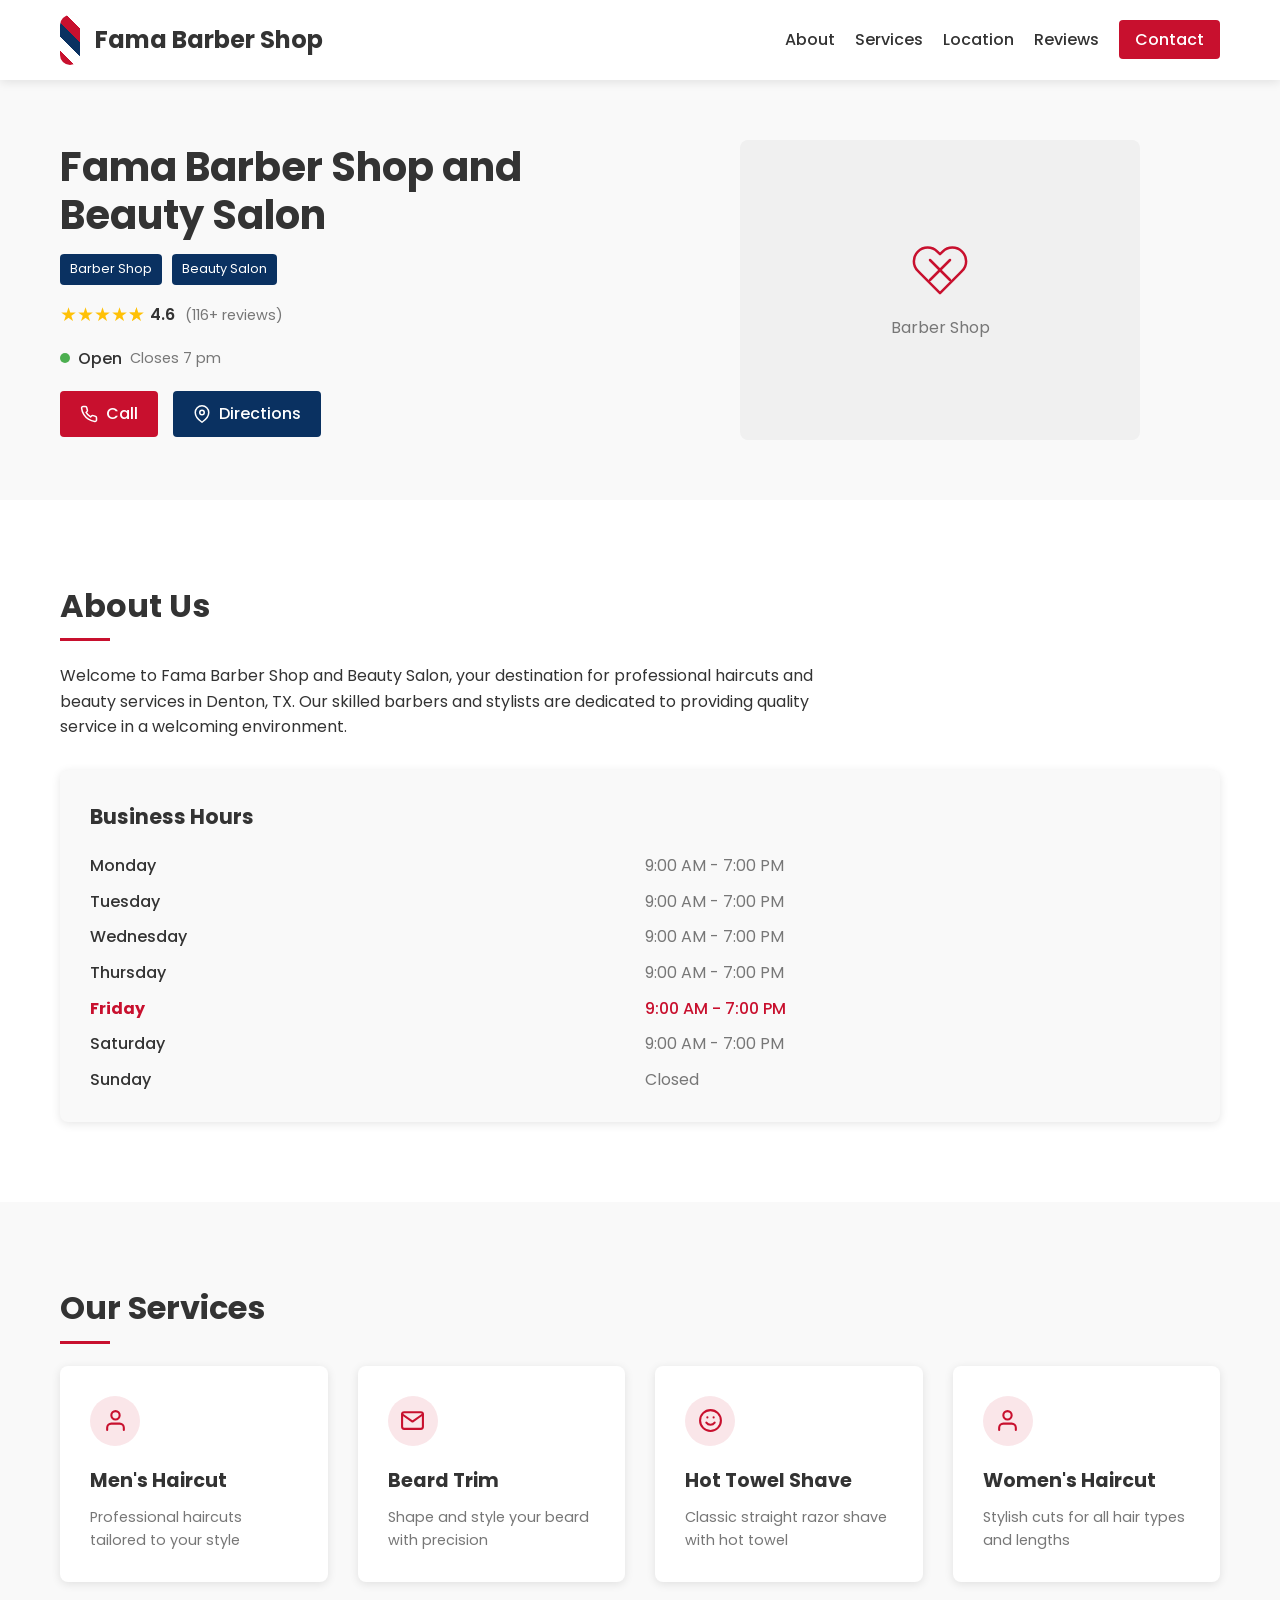
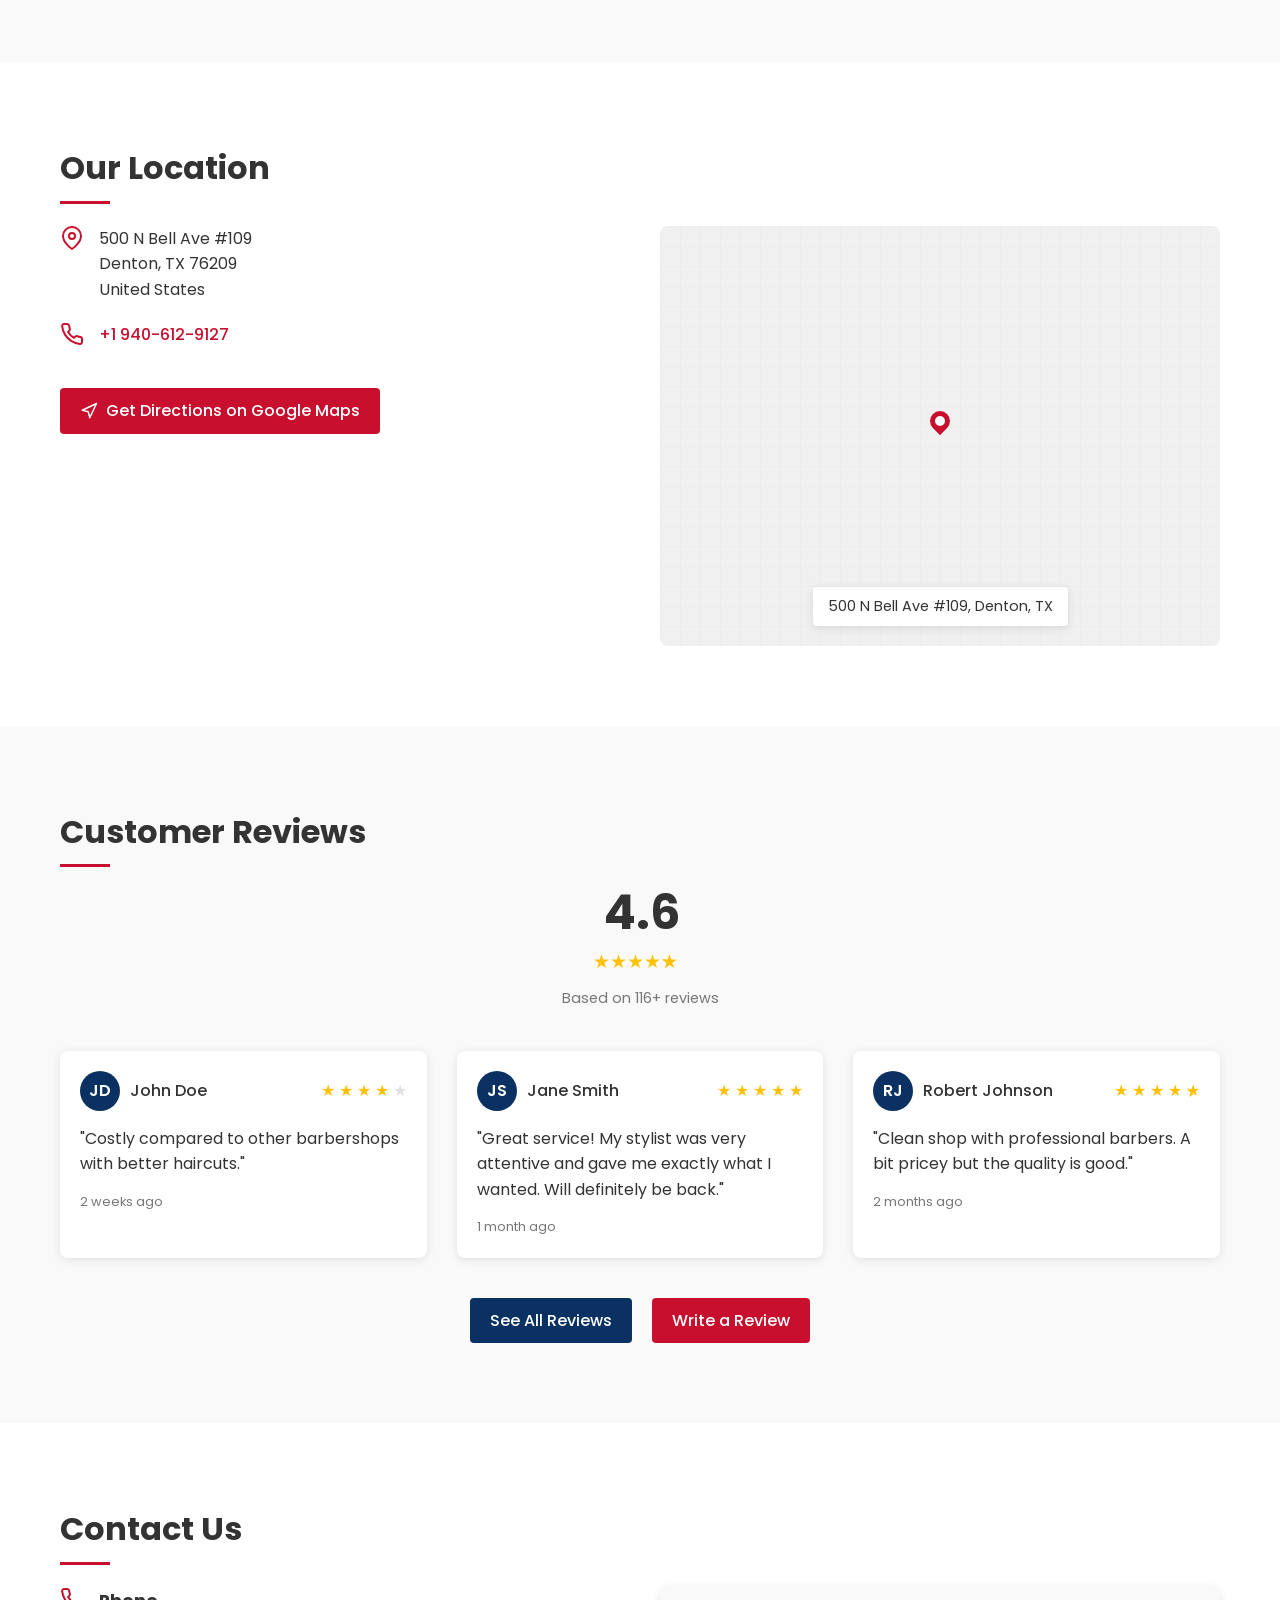
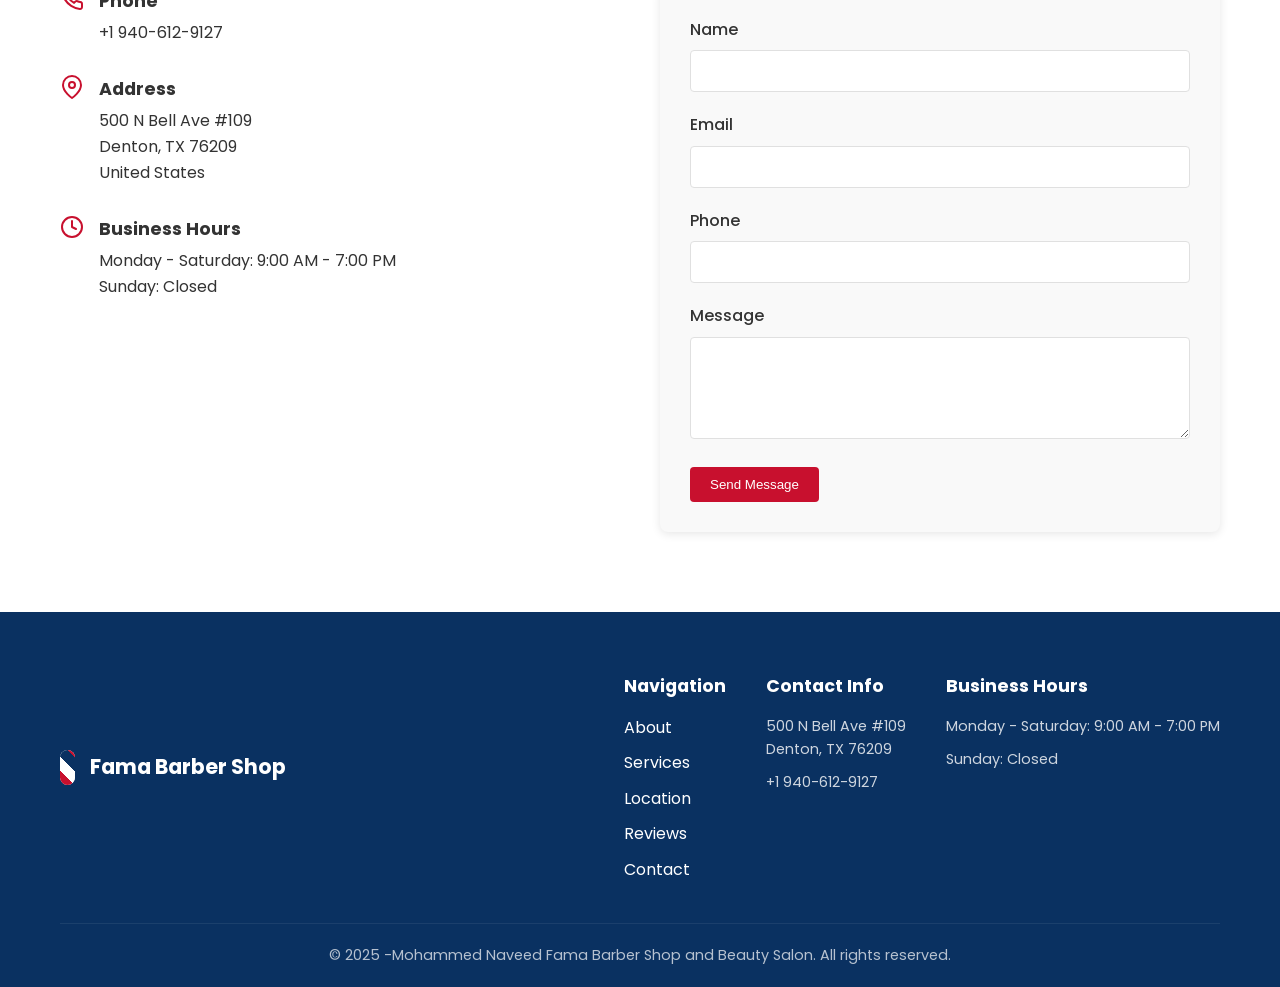
<file: index.html>
<!DOCTYPE html>
<html lang="en">
<head>
    <meta charset="UTF-8">
    <meta name="viewport" content="width=device-width, initial-scale=1.0">
    <title>Fama Barber Shop and Beauty Salon</title>
    <link rel="stylesheet" href="styles.css">
    <link rel="preconnect" href="https://fonts.googleapis.com">
    <link rel="preconnect" href="https://fonts.gstatic.com" crossorigin>
    <link href="https://fonts.googleapis.com/css2?family=Poppins:wght@300;400;500;600;700&display=swap" rel="stylesheet">
</head>
<body>
    <header>
        <div class="container">
            <div class="logo">
                <div class="barber-pole">
                    <div class="pole-stripes"></div>
                </div>
                <h1>Fama Barber Shop</h1>
            </div>
            <nav>
                <button class="menu-toggle" aria-label="Toggle menu">
                    <span></span>
                    <span></span>
                    <span></span>
                </button>
                <ul class="nav-menu">
                    <li><a href="#about">About</a></li>
                    <li><a href="#services">Services</a></li>
                    <li><a href="#location">Location</a></li>
                    <li><a href="#reviews">Reviews</a></li>
                    <li><a href="#contact" class="btn-contact">Contact</a></li>
                </ul>
            </nav>
        </div>
    </header>

    <main>
        <section class="hero">
            <div class="container">
                <div class="hero-content">
                    <h2>Fama Barber Shop and Beauty Salon</h2>
                    <div class="business-category">
                        <span class="tag">Barber Shop</span>
                        <span class="tag">Beauty Salon</span>
                    </div>
                    <div class="business-rating">
                        <div class="stars">
                            <span class="star">★</span>
                            <span class="star">★</span>
                            <span class="star">★</span>
                            <span class="star">★</span>
                            <span class="star half">★</span>
                            <span class="rating-number">4.6</span>
                        </div>
                        <span class="reviews-count">(116+ reviews)</span>
                    </div>
                    <div class="business-status">
                        <span class="status-indicator open"></span>
                        <span class="status-text">Open</span>
                        <span class="hours">Closes 7 pm</span>
                    </div>
                    <div class="cta-buttons">
                        <a href="tel:+19406129127" class="btn btn-primary">
                            <svg class="icon" viewBox="0 0 24 24" fill="none" stroke="currentColor" stroke-width="2" stroke-linecap="round" stroke-linejoin="round">
                                <path d="M22 16.92v3a2 2 0 0 1-2.18 2 19.79 19.79 0 0 1-8.63-3.07 19.5 19.5 0 0 1-6-6 19.79 19.79 0 0 1-3.07-8.67A2 2 0 0 1 4.11 2h3a2 2 0 0 1 2 1.72 12.84 12.84 0 0 0 .7 2.81 2 2 0 0 1-.45 2.11L8.09 9.91a16 16 0 0 0 6 6l1.27-1.27a2 2 0 0 1 2.11-.45 12.84 12.84 0 0 0 2.81.7A2 2 0 0 1 22 16.92z"></path>
                            </svg>
                            Call
                        </a>
                        <a href="#location" class="btn btn-secondary">
                            <svg class="icon" viewBox="0 0 24 24" fill="none" stroke="currentColor" stroke-width="2" stroke-linecap="round" stroke-linejoin="round">
                                <path d="M21 10c0 7-9 13-9 13s-9-6-9-13a9 9 0 0 1 18 0z"></path>
                                <circle cx="12" cy="10" r="3"></circle>
                            </svg>
                            Directions
                        </a>
                    </div>
                </div>
                <div class="hero-image">
                    <div class="image-placeholder">
                        <svg viewBox="0 0 24 24" fill="none" stroke="currentColor" stroke-width="1" stroke-linecap="round" stroke-linejoin="round">
                            <path d="M20.84 4.61a5.5 5.5 0 0 0-7.78 0L12 5.67l-1.06-1.06a5.5 5.5 0 0 0-7.78 7.78l1.06 1.06L12 21.23l7.78-7.78 1.06-1.06a5.5 5.5 0 0 0 0-7.78z"></path>
                            <path d="M16 8l-8 8"></path>
                            <path d="M8 8l8 8"></path>
                        </svg>
                        <span>Barber Shop</span>
                    </div>
                </div>
            </div>
        </section>

        <section id="about" class="about">
            <div class="container">
                <h2 class="section-title">About Us</h2>
                <p>Welcome to Fama Barber Shop and Beauty Salon, your destination for professional haircuts and beauty services in Denton, TX. Our skilled barbers and stylists are dedicated to providing quality service in a welcoming environment.</p>
                <div class="business-hours">
                    <h3>Business Hours</h3>
                    <div class="hours-grid">
                        <div class="day">Monday</div>
                        <div class="time">9:00 AM - 7:00 PM</div>
                        <div class="day">Tuesday</div>
                        <div class="time">9:00 AM - 7:00 PM</div>
                        <div class="day">Wednesday</div>
                        <div class="time">9:00 AM - 7:00 PM</div>
                        <div class="day">Thursday</div>
                        <div class="time">9:00 AM - 7:00 PM</div>
                        <div class="day">Friday</div>
                        <div class="time">9:00 AM - 7:00 PM</div>
                        <div class="day">Saturday</div>
                        <div class="time">9:00 AM - 7:00 PM</div>
                        <div class="day">Sunday</div>
                        <div class="time">Closed</div>
                    </div>
                </div>
            </div>
        </section>

        <section id="services" class="services">
            <div class="container">
                <h2 class="section-title">Our Services</h2>
                <div class="services-grid">
                    <div class="service-card">
                        <div class="service-icon">
                            <svg viewBox="0 0 24 24" fill="none" stroke="currentColor" stroke-width="2" stroke-linecap="round" stroke-linejoin="round">
                                <path d="M20 21v-2a4 4 0 0 0-4-4H8a4 4 0 0 0-4 4v2"></path>
                                <circle cx="12" cy="7" r="4"></circle>
                            </svg>
                        </div>
                        <h3>Men's Haircut</h3>
                        <p>Professional haircuts tailored to your style</p>
                    </div>
                    <div class="service-card">
                        <div class="service-icon">
                            <svg viewBox="0 0 24 24" fill="none" stroke="currentColor" stroke-width="2" stroke-linecap="round" stroke-linejoin="round">
                                <path d="M4 4h16c1.1 0 2 .9 2 2v12c0 1.1-.9 2-2 2H4c-1.1 0-2-.9-2-2V6c0-1.1.9-2 2-2z"></path>
                                <polyline points="22,6 12,13 2,6"></polyline>
                            </svg>
                        </div>
                        <h3>Beard Trim</h3>
                        <p>Shape and style your beard with precision</p>
                    </div>
                    <div class="service-card">
                        <div class="service-icon">
                            <svg viewBox="0 0 24 24" fill="none" stroke="currentColor" stroke-width="2" stroke-linecap="round" stroke-linejoin="round">
                                <circle cx="12" cy="12" r="10"></circle>
                                <path d="M8 14s1.5 2 4 2 4-2 4-2"></path>
                                <line x1="9" y1="9" x2="9.01" y2="9"></line>
                                <line x1="15" y1="9" x2="15.01" y2="9"></line>
                            </svg>
                        </div>
                        <h3>Hot Towel Shave</h3>
                        <p>Classic straight razor shave with hot towel</p>
                    </div>
                    <div class="service-card">
                        <div class="service-icon">
                            <svg viewBox="0 0 24 24" fill="none" stroke="currentColor" stroke-width="2" stroke-linecap="round" stroke-linejoin="round">
                                <path d="M20 21v-2a4 4 0 0 0-4-4H8a4 4 0 0 0-4 4v2"></path>
                                <circle cx="12" cy="7" r="4"></circle>
                            </svg>
                        </div>
                        <h3>Women's Haircut</h3>
                        <p>Stylish cuts for all hair types and lengths</p>
                    </div>
                </div>
            </div>
        </section>

        <section id="location" class="location">
            <div class="container">
                <h2 class="section-title">Our Location</h2>
                <div class="location-details">
                    <div class="address-details">
                        <div class="address">
                            <svg class="icon" viewBox="0 0 24 24" fill="none" stroke="currentColor" stroke-width="2" stroke-linecap="round" stroke-linejoin="round">
                                <path d="M21 10c0 7-9 13-9 13s-9-6-9-13a9 9 0 0 1 18 0z"></path>
                                <circle cx="12" cy="10" r="3"></circle>
                            </svg>
                            <p>500 N Bell Ave #109<br>Denton, TX 76209<br>United States</p>
                        </div>
                        <div class="phone">
                            <svg class="icon" viewBox="0 0 24 24" fill="none" stroke="currentColor" stroke-width="2" stroke-linecap="round" stroke-linejoin="round">
                                <path d="M22 16.92v3a2 2 0 0 1-2.18 2 19.79 19.79 0 0 1-8.63-3.07 19.5 19.5 0 0 1-6-6 19.79 19.79 0 0 1-3.07-8.67A2 2 0 0 1 4.11 2h3a2 2 0 0 1 2 1.72 12.84 12.84 0 0 0 .7 2.81 2 2 0 0 1-.45 2.11L8.09 9.91a16 16 0 0 0 6 6l1.27-1.27a2 2 0 0 1 2.11-.45 12.84 12.84 0 0 0 2.81.7A2 2 0 0 1 22 16.92z"></path>
                            </svg>
                            <p><a href="tel:+19406129127">+1 940-612-9127</a></p>
                        </div>
                        <a href="https://maps.google.com" target="_blank" class="btn btn-primary directions-btn">
                            <svg class="icon" viewBox="0 0 24 24" fill="none" stroke="currentColor" stroke-width="2" stroke-linecap="round" stroke-linejoin="round">
                                <polygon points="3 11 22 2 13 21 11 13 3 11"></polygon>
                            </svg>
                            Get Directions on Google Maps
                        </a>
                    </div>
                    <div class="map-container">
                        <div class="map-placeholder">
                            <div class="map-pin"></div>
                            <p>500 N Bell Ave #109, Denton, TX</p>
                        </div>
                    </div>
                </div>
            </div>
        </section>

        <section id="reviews" class="reviews">
            <div class="container">
                <h2 class="section-title">Customer Reviews</h2>
                <div class="reviews-summary">
                    <div class="rating-large">
                        <span class="rating-number">4.6</span>
                        <div class="stars">
                            <span class="star">★</span>
                            <span class="star">★</span>
                            <span class="star">★</span>
                            <span class="star">★</span>
                            <span class="star half">★</span>
                        </div>
                        <span class="reviews-count">Based on 116+ reviews</span>
                    </div>
                </div>
                <div class="reviews-list">
                    <div class="review-card">
                        <div class="review-header">
                            <div class="reviewer">
                                <div class="avatar">JD</div>
                                <div class="reviewer-name">John Doe</div>
                            </div>
                            <div class="review-rating">
                                <span class="star">★</span>
                                <span class="star">★</span>
                                <span class="star">★</span>
                                <span class="star">★</span>
                                <span class="star empty">★</span>
                            </div>
                        </div>
                        <div class="review-content">
                            <p>"Costly compared to other barbershops with better haircuts."</p>
                        </div>
                        <div class="review-date">2 weeks ago</div>
                    </div>
                    <div class="review-card">
                        <div class="review-header">
                            <div class="reviewer">
                                <div class="avatar">JS</div>
                                <div class="reviewer-name">Jane Smith</div>
                            </div>
                            <div class="review-rating">
                                <span class="star">★</span>
                                <span class="star">★</span>
                                <span class="star">★</span>
                                <span class="star">★</span>
                                <span class="star">★</span>
                            </div>
                        </div>
                        <div class="review-content">
                            <p>"Great service! My stylist was very attentive and gave me exactly what I wanted. Will definitely be back."</p>
                        </div>
                        <div class="review-date">1 month ago</div>
                    </div>
                    <div class="review-card">
                        <div class="review-header">
                            <div class="reviewer">
                                <div class="avatar">RJ</div>
                                <div class="reviewer-name">Robert Johnson</div>
                            </div>
                            <div class="review-rating">
                                <span class="star">★</span>
                                <span class="star">★</span>
                                <span class="star">★</span>
                                <span class="star">★</span>
                                <span class="star half">★</span>
                            </div>
                        </div>
                        <div class="review-content">
                            <p>"Clean shop with professional barbers. A bit pricey but the quality is good."</p>
                        </div>
                        <div class="review-date">2 months ago</div>
                    </div>
                </div>
                <div class="reviews-cta">
                    <a href="#" class="btn btn-secondary">See All Reviews</a>
                    <a href="#" class="btn btn-primary">Write a Review</a>
                </div>
            </div>
        </section>

        <section id="contact" class="contact">
            <div class="container">
                <h2 class="section-title">Contact Us</h2>
                <div class="contact-content">
                    <div class="contact-info">
                        <div class="contact-item">
                            <svg class="icon" viewBox="0 0 24 24" fill="none" stroke="currentColor" stroke-width="2" stroke-linecap="round" stroke-linejoin="round">
                                <path d="M22 16.92v3a2 2 0 0 1-2.18 2 19.79 19.79 0 0 1-8.63-3.07 19.5 19.5 0 0 1-6-6 19.79 19.79 0 0 1-3.07-8.67A2 2 0 0 1 4.11 2h3a2 2 0 0 1 2 1.72 12.84 12.84 0 0 0 .7 2.81 2 2 0 0 1-.45 2.11L8.09 9.91a16 16 0 0 0 6 6l1.27-1.27a2 2 0 0 1 2.11-.45 12.84 12.84 0 0 0 2.81.7A2 2 0 0 1 22 16.92z"></path>
                            </svg>
                            <div>
                                <h3>Phone</h3>
                                <p><a href="tel:+19406129127">+1 940-612-9127</a></p>
                            </div>
                        </div>
                        <div class="contact-item">
                            <svg class="icon" viewBox="0 0 24 24" fill="none" stroke="currentColor" stroke-width="2" stroke-linecap="round" stroke-linejoin="round">
                                <path d="M21 10c0 7-9 13-9 13s-9-6-9-13a9 9 0 0 1 18 0z"></path>
                                <circle cx="12" cy="10" r="3"></circle>
                            </svg>
                            <div>
                                <h3>Address</h3>
                                <p>500 N Bell Ave #109<br>Denton, TX 76209<br>United States</p>
                            </div>
                        </div>
                        <div class="contact-item">
                            <svg class="icon" viewBox="0 0 24 24" fill="none" stroke="currentColor" stroke-width="2" stroke-linecap="round" stroke-linejoin="round">
                                <circle cx="12" cy="12" r="10"></circle>
                                <polyline points="12 6 12 12 16 14"></polyline>
                            </svg>
                            <div>
                                <h3>Business Hours</h3>
                                <p>Monday - Saturday: 9:00 AM - 7:00 PM<br>Sunday: Closed</p>
                            </div>
                        </div>
                    </div>
                    <div class="contact-form-container">
                        <form id="contactForm" class="contact-form">
                            <div class="form-group">
                                <label for="name">Name</label>
                                <input type="text" id="name" name="name" required>
                            </div>
                            <div class="form-group">
                                <label for="email">Email</label>
                                <input type="email" id="email" name="email" required>
                            </div>
                            <div class="form-group">
                                <label for="phone">Phone</label>
                                <input type="tel" id="phone" name="phone">
                            </div>
                            <div class="form-group">
                                <label for="message">Message</label>
                                <textarea id="message" name="message" rows="4" required></textarea>
                            </div>
                            <button type="submit" class="btn btn-primary">Send Message</button>
                        </form>
                    </div>
                </div>
            </div>
        </section>
    </main>

    <footer>
        <div class="container">
            <div class="footer-content">
                <div class="footer-logo">
                    <div class="barber-pole small">
                        <div class="pole-stripes"></div>
                    </div>
                    <h3>Fama Barber Shop</h3>
                </div>
                <div class="footer-links">
                    <div class="footer-nav">
                        <h4>Navigation</h4>
                        <ul>
                            <li><a href="#about">About</a></li>
                            <li><a href="#services">Services</a></li>
                            <li><a href="#location">Location</a></li>
                            <li><a href="#reviews">Reviews</a></li>
                            <li><a href="#contact">Contact</a></li>
                        </ul>
                    </div>
                    <div class="footer-contact">
                        <h4>Contact Info</h4>
                        <p>500 N Bell Ave #109<br>Denton, TX 76209</p>
                        <p><a href="tel:+19406129127">+1 940-612-9127</a></p>
                    </div>
                    <div class="footer-hours">
                        <h4>Business Hours</h4>
                        <p>Monday - Saturday: 9:00 AM - 7:00 PM</p>
                        <p>Sunday: Closed</p>
                    </div>
                </div>
            </div>
            <div class="footer-bottom">
                <p>&copy; 2025 -Mohammed Naveed Fama Barber Shop and Beauty Salon. All rights reserved.</p>
            </div>
        </div>
    </footer>

    <script src="script.js"></script>
</body>
</html>
</file>
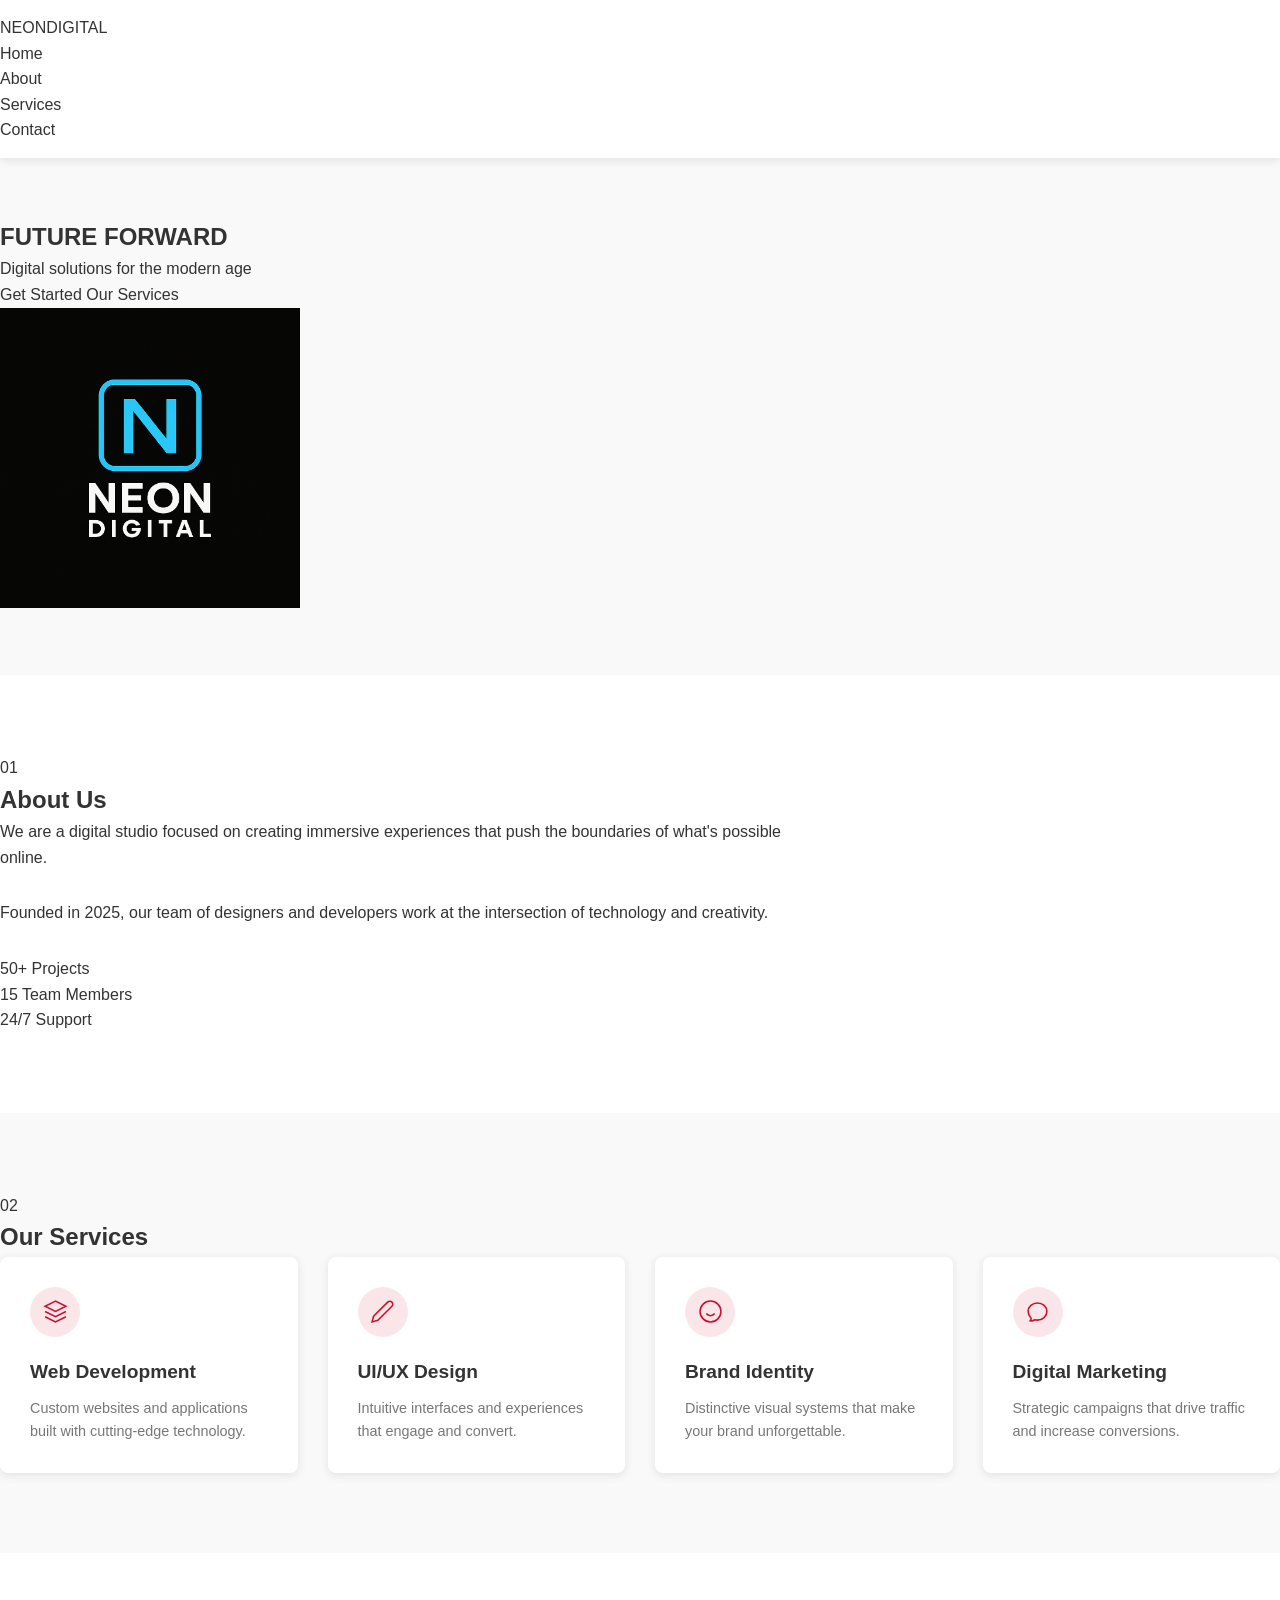
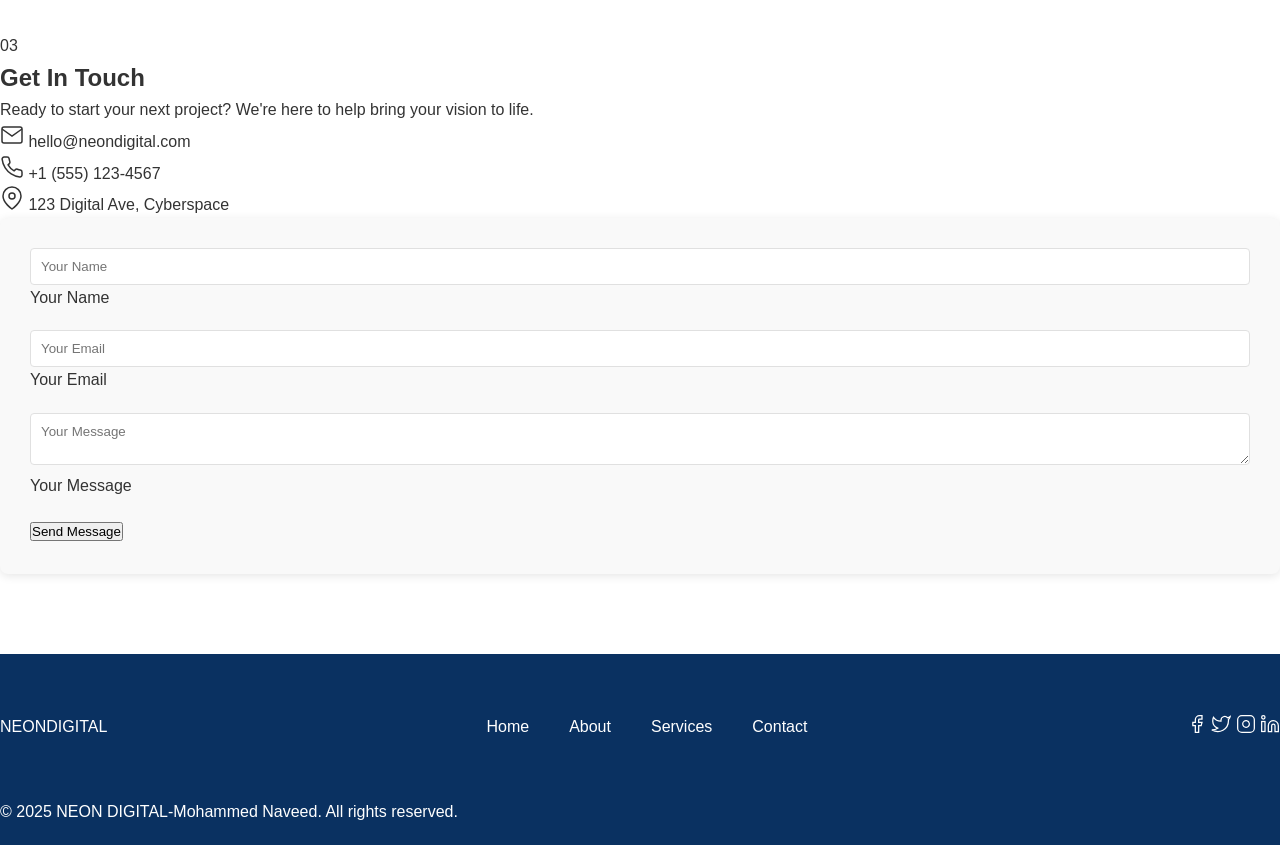
<file: index old.html>
<!DOCTYPE html>
<html lang="en">
<head>
    <meta charset="UTF-8">
    <meta name="viewport" content="width=device-width, initial-scale=1.0">
    <title>Neon Digital-Mohammed Naveed</title>
    <link rel="stylesheet" href="styles.css">
    <link rel="preconnect" href="https://fonts.googleapis.com">
    <link rel="preconnect" href="https://fonts.gstatic.com" crossorigin>
    <link href="https://fonts.googleapis.com/css2?family=Rajdhani:wght@300;400;500;600;700&family=Space+Mono:wght@400;700&display=swap" rel="stylesheet">
</head>
<body>
    <div class="noise"></div>
    
    <header>
        <div class="logo">NEON<span class="accent">DIGITAL</span></div>
        <nav>
            <ul class="nav-links">
                <li><a href="#home" class="nav-link active">Home</a></li>
                <li><a href="#about" class="nav-link">About</a></li>
                <li><a href="#services" class="nav-link">Services</a></li>
                <li><a href="#contact" class="nav-link">Contact</a></li>
            </ul>
            <div class="menu-toggle">
                <div class="bar"></div>
                <div class="bar"></div>
                <div class="bar"></div>
            </div>
        </nav>
    </header>

    <main>
        <section id="home" class="hero">
            <div class="hero-content">
                <h1>FUTURE <span class="accent">FORWARD</span></h1>
                <p class="subtitle">Digital solutions for the modern age</p>
                <div class="cta-container">
                    <a href="#contact" class="cta-button">Get Started</a>
                    <a href="#services" class="cta-button outline">Our Services</a>
                </div>
            </div>
            <div class="hero-visual">
                <div class="circle"></div>
                <div class="grid"></div>
<link rel="icon" type="image/x-icon" href="BCO.595773de-ddb2-4721-8540-22479e5d4c9a.png">
                <img src="BCO.595773de-ddb2-4721-8540-22479e5d4c9a.png" height=300px width=300px>

            </div>
        </section>

        <section id="about" class="about">
            <div class="section-header">
                <span class="section-tag">01</span>
                <h2>About <span class="accent">Us</span></h2>
            </div>
            <div class="about-content">
                <div class="about-text">
                    <p>We are a digital studio focused on creating immersive experiences that push the boundaries of what's possible online.</p>
                    <p>Founded in 2025, our team of designers and developers work at the intersection of technology and creativity.</p>
                    <div class="stats">
                        <div class="stat">
                            <span class="stat-number">50+</span>
                            <span class="stat-label">Projects</span>
                        </div>
                        <div class="stat">
                            <span class="stat-number">15</span>
                            <span class="stat-label">Team Members</span>
                        </div>
                        <div class="stat">
                            <span class="stat-number">24/7</span>
                            <span class="stat-label">Support</span>
                        </div>
                    </div>
                </div>
                <div class="about-visual">
                    <div class="glow-box"></div>
                </div>
            </div>
        </section>

        <section id="services" class="services">
            <div class="section-header">
                <span class="section-tag">02</span>
                <h2>Our <span class="accent">Services</span></h2>
            </div>
            <div class="services-grid">
                <div class="service-card">
                    <div class="service-icon">
                        <svg viewBox="0 0 24 24" width="40" height="40" stroke="currentColor" stroke-width="1.5" fill="none">
                            <path d="M12 2L2 7l10 5 10-5-10-5zM2 17l10 5 10-5M2 12l10 5 10-5"></path>
                        </svg>
                    </div>
                    <h3>Web Development</h3>
                    <p>Custom websites and applications built with cutting-edge technology.</p>
                </div>
                <div class="service-card">
                    <div class="service-icon">
                        <svg viewBox="0 0 24 24" width="40" height="40" stroke="currentColor" stroke-width="1.5" fill="none">
                            <path d="M17 3a2.828 2.828 0 1 1 4 4L7.5 20.5 2 22l1.5-5.5L17 3z"></path>
                        </svg>
                    </div>
                    <h3>UI/UX Design</h3>
                    <p>Intuitive interfaces and experiences that engage and convert.</p>
                </div>
                <div class="service-card">
                    <div class="service-icon">
                        <svg viewBox="0 0 24 24" width="40" height="40" stroke="currentColor" stroke-width="1.5" fill="none">
                            <circle cx="12" cy="12" r="10"></circle>
                            <path d="M8 14s1.5 2 4 2 4-2 4-2"></path>
                            <line x1="9" y1="9" x2="9.01" y2="9"></line>
                            <line x1="15" y1="9" x2="15.01" y2="9"></line>
                        </svg>
                    </div>
                    <h3>Brand Identity</h3>
                    <p>Distinctive visual systems that make your brand unforgettable.</p>
                </div>
                <div class="service-card">
                    <div class="service-icon">
                        <svg viewBox="0 0 24 24" width="40" height="40" stroke="currentColor" stroke-width="1.5" fill="none">
                            <path d="M12 20.25c4.97 0 9-3.694 9-8.25s-4.03-8.25-9-8.25S3 7.444 3 12c0 2.104.859 4.023 2.273 5.48.432.447.74 1.04.586 1.641a4.483 4.483 0 01-.923 1.785A5.969 5.969 0 006 21c1.282 0 2.47-.402 3.445-1.087.81.22 1.668.337 2.555.337z"></path>
                        </svg>
                    </div>
                    <h3>Digital Marketing</h3>
                    <p>Strategic campaigns that drive traffic and increase conversions.</p>
                </div>
            </div>
        </section>

        <section id="contact" class="contact">
            <div class="section-header">
                <span class="section-tag">03</span>
                <h2>Get In <span class="accent">Touch</span></h2>
            </div>
            <div class="contact-container">
                <div class="contact-info">
                    <p>Ready to start your next project? We're here to help bring your vision to life.</p>
                    <div class="contact-methods">
                        <div class="contact-method">
                            <svg viewBox="0 0 24 24" width="24" height="24" stroke="currentColor" stroke-width="1.5" fill="none">
                                <path d="M4 4h16c1.1 0 2 .9 2 2v12c0 1.1-.9 2-2 2H4c-1.1 0-2-.9-2-2V6c0-1.1.9-2 2-2z"></path>
                                <polyline points="22,6 12,13 2,6"></polyline>
                            </svg>
                            <span>hello@neondigital.com</span>
                        </div>
                        <div class="contact-method">
                            <svg viewBox="0 0 24 24" width="24" height="24" stroke="currentColor" stroke-width="1.5" fill="none">
                                <path d="M22 16.92v3a2 2 0 0 1-2.18 2 19.79 19.79 0 0 1-8.63-3.07 19.5 19.5 0 0 1-6-6 19.79 19.79 0 0 1-3.07-8.67A2 2 0 0 1 4.11 2h3a2 2 0 0 1 2 1.72 12.84 12.84 0 0 0 .7 2.81 2 2 0 0 1-.45 2.11L8.09 9.91a16 16 0 0 0 6 6l1.27-1.27a2 2 0 0 1 2.11-.45 12.84 12.84 0 0 0 2.81.7A2 2 0 0 1 22 16.92z"></path>
                            </svg>
                            <span>+1 (555) 123-4567</span>
                        </div>
                        <div class="contact-method">
                            <svg viewBox="0 0 24 24" width="24" height="24" stroke="currentColor" stroke-width="1.5" fill="none">
                                <path d="M21 10c0 7-9 13-9 13s-9-6-9-13a9 9 0 0 1 18 0z"></path>
                                <circle cx="12" cy="10" r="3"></circle>
                            </svg>
                            <span>123 Digital Ave, Cyberspace</span>
                        </div>
                    </div>
                </div>
                <form class="contact-form">
                    <div class="form-group">
                        <input type="text" id="name" placeholder="Your Name" required>
                        <label for="name">Your Name</label>
                    </div>
                    <div class="form-group">
                        <input type="email" id="email" placeholder="Your Email" required>
                        <label for="email">Your Email</label>
                    </div>
                    <div class="form-group">
                        <textarea id="message" placeholder="Your Message" required></textarea>
                        <label for="message">Your Message</label>
                    </div>
                    <button type="submit" class="submit-button">Send Message</button>
                </form>
            </div>
        </section>
    </main>

    <footer>
        <div class="footer-content">
            <div class="footer-logo">NEON<span class="accent">DIGITAL</span></div>
            <div class="footer-links">
                <a href="#home">Home</a>
                <a href="#about">About</a>
                <a href="#services">Services</a>
                <a href="#contact">Contact</a>
            </div>
            <div class="social-links">
                <a href="#" class="social-link">
                    <svg viewBox="0 0 24 24" width="20" height="20" stroke="currentColor" stroke-width="1.5" fill="none">
                        <path d="M18 2h-3a5 5 0 0 0-5 5v3H7v4h3v8h4v-8h3l1-4h-4V7a1 1 0 0 1 1-1h3z"></path>
                    </svg>
                </a>
                <a href="#" class="social-link">
                    <svg viewBox="0 0 24 24" width="20" height="20" stroke="currentColor" stroke-width="1.5" fill="none">
                        <path d="M23 3a10.9 10.9 0 0 1-3.14 1.53 4.48 4.48 0 0 0-7.86 3v1A10.66 10.66 0 0 1 3 4s-4 9 5 13a11.64 11.64 0 0 1-7 2c9 5 20 0 20-11.5a4.5 4.5 0 0 0-.08-.83A7.72 7.72 0 0 0 23 3z"></path>
                    </svg>
                </a>
                <a href="#" class="social-link">
                    <svg viewBox="0 0 24 24" width="20" height="20" stroke="currentColor" stroke-width="1.5" fill="none">
                        <rect x="2" y="2" width="20" height="20" rx="5" ry="5"></rect>
                        <path d="M16 11.37A4 4 0 1 1 12.63 8 4 4 0 0 1 16 11.37z"></path>
                        <line x1="17.5" y1="6.5" x2="17.51" y2="6.5"></line>
                    </svg>
                </a>
                <a href="#" class="social-link">
                    <svg viewBox="0 0 24 24" width="20" height="20" stroke="currentColor" stroke-width="1.5" fill="none">
                        <path d="M16 8a6 6 0 0 1 6 6v7h-4v-7a2 2 0 0 0-2-2 2 2 0 0 0-2 2v7h-4v-7a6 6 0 0 1 6-6z"></path>
                        <rect x="2" y="9" width="4" height="12"></rect>
                        <circle cx="4" cy="4" r="2"></circle>
                    </svg>
                </a>
            </div>
        </div>
        <div class="copyright">
            <p>&copy; 2025 NEON DIGITAL-Mohammed Naveed. All rights reserved.</p>
        </div>
    </footer>

    <script src="script.js"></script>
</body>
</html>
</file>
<file: styles.css>
/* Base Styles */
:root {
    --primary-color: #c8102e;
    --secondary-color: #0a3161;
    --accent-color: #f5f5f5;
    --text-color: #333;
    --light-text: #777;
    --background-color: #fff;
    --card-bg: #f9f9f9;
    --border-color: #e0e0e0;
    --success-color: #4caf50;
    --shadow: 0 2px 10px rgba(0, 0, 0, 0.1);
    --transition: all 0.3s ease;
}

* {
    margin: 0;
    padding: 0;
    box-sizing: border-box;
}

html {
    scroll-behavior: smooth;
}

body {
    font-family: 'Poppins', sans-serif;
    line-height: 1.6;
    color: var(--text-color);
    background-color: var(--background-color);
}

.container {
    width: 100%;
    max-width: 1200px;
    margin: 0 auto;
    padding: 0 20px;
}

a {
    text-decoration: none;
    color: inherit;
    transition: var(--transition);
}

ul {
    list-style: none;
}

img {
    max-width: 100%;
    height: auto;
}

.section-title {
    font-size: 2rem;
    margin-bottom: 2rem;
    position: relative;
    display: inline-block;
}

.section-title::after {
    content: '';
    position: absolute;
    bottom: -10px;
    left: 0;
    width: 50px;
    height: 3px;
    background-color: var(--primary-color);
}

/* Buttons */
.btn {
    display: inline-flex;
    align-items: center;
    justify-content: center;
    padding: 10px 20px;
    border-radius: 4px;
    font-weight: 500;
    cursor: pointer;
    transition: var(--transition);
    text-align: center;
    border: none;
}

.btn .icon {
    width: 18px;
    height: 18px;
    margin-right: 8px;
}

.btn-primary {
    background-color: var(--primary-color);
    color: white;
}

.btn-primary:hover {
    background-color: #a50d25;
    transform: translateY(-2px);
}

.btn-secondary {
    background-color: var(--secondary-color);
    color: white;
}

.btn-secondary:hover {
    background-color: #072548;
    transform: translateY(-2px);
}

.btn-contact {
    background-color: var(--primary-color);
    color: white;
    padding: 8px 16px;
    border-radius: 4px;
}

.btn-contact:hover {
    background-color: #a50d25;
}

/* Header */
header {
    background-color: var(--background-color);
    box-shadow: var(--shadow);
    position: sticky;
    top: 0;
    z-index: 100;
    padding: 15px 0;
}

header .container {
    display: flex;
    justify-content: space-between;
    align-items: center;
}

.logo {
    display: flex;
    align-items: center;
}

.barber-pole {
    width: 20px;
    height: 50px;
    background-color: #f5f5f5;
    border-radius: 10px;
    overflow: hidden;
    position: relative;
    margin-right: 15px;
}

.barber-pole.small {
    width: 15px;
    height: 35px;
}

.pole-stripes {
    position: absolute;
    top: 0;
    left: 0;
    width: 200%;
    height: 100%;
    background: repeating-linear-gradient(
        45deg,
        var(--primary-color),
        var(--primary-color) 10px,
        white 10px,
        white 20px,
        var(--secondary-color) 20px,
        var(--secondary-color) 30px
    );
    animation: pole-animation 10s linear infinite;
}

@keyframes pole-animation {
    0% {
        transform: translateX(0);
    }
    100% {
        transform: translateX(-50%);
    }
}

.logo h1 {
    font-size: 1.5rem;
    font-weight: 700;
    color: var(--text-color);
}

nav {
    display: flex;
    align-items: center;
}

.nav-menu {
    display: flex;
    gap: 20px;
}

.nav-menu a {
    font-weight: 500;
    position: relative;
}

.nav-menu a::after {
    content: '';
    position: absolute;
    bottom: -5px;
    left: 0;
    width: 0;
    height: 2px;
    background-color: var(--primary-color);
    transition: var(--transition);
}

.nav-menu a:hover::after {
    width: 100%;
}

.menu-toggle {
    display: none;
    flex-direction: column;
    background: none;
    border: none;
    cursor: pointer;
}

.menu-toggle span {
    width: 25px;
    height: 3px;
    background-color: var(--text-color);
    margin: 2px 0;
    transition: var(--transition);
}

/* Hero Section */
.hero {
    padding: 60px 0;
    background-color: var(--card-bg);
}

.hero .container {
    display: flex;
    align-items: center;
    gap: 40px;
}

.hero-content {
    flex: 1;
}

.hero-content h2 {
    font-size: 2.5rem;
    margin-bottom: 15px;
    line-height: 1.2;
}

.business-category {
    display: flex;
    gap: 10px;
    margin-bottom: 15px;
}

.tag {
    background-color: var(--secondary-color);
    color: white;
    padding: 5px 10px;
    border-radius: 4px;
    font-size: 0.8rem;
}

.business-rating {
    display: flex;
    align-items: center;
    margin-bottom: 15px;
}

.stars {
    display: flex;
    align-items: center;
    margin-right: 10px;
}

.star {
    color: #ffc107;
    font-size: 1.2rem;
}

.star.half {
    position: relative;
}

.star.half::after {
    content: '★';
    position: absolute;
    left: 0;
    top: 0;
    width: 50%;
    overflow: hidden;
    color: #ffc107;
}

.star.empty {
    color: #e0e0e0;
}

.rating-number {
    font-weight: 600;
    margin-left: 5px;
}

.reviews-count {
    color: var(--light-text);
    font-size: 0.9rem;
}

.business-status {
    display: flex;
    align-items: center;
    margin-bottom: 20px;
}

.status-indicator {
    width: 10px;
    height: 10px;
    border-radius: 50%;
    margin-right: 8px;
}

.status-indicator.open {
    background-color: var(--success-color);
}

.status-text {
    font-weight: 500;
    margin-right: 8px;
}

.hours {
    color: var(--light-text);
    font-size: 0.9rem;
}

.cta-buttons {
    display: flex;
    gap: 15px;
    margin-top: 20px;
}

.hero-image {
    flex: 1;
    display: flex;
    justify-content: center;
    align-items: center;
}

.image-placeholder {
    width: 100%;
    max-width: 400px;
    aspect-ratio: 4/3;
    background-color: #f0f0f0;
    border-radius: 8px;
    display: flex;
    flex-direction: column;
    justify-content: center;
    align-items: center;
    color: var(--light-text);
}

.image-placeholder svg {
    width: 60px;
    height: 60px;
    margin-bottom: 15px;
    stroke: var(--primary-color);
}

/* About Section */
.about {
    padding: 80px 0;
}

.about p {
    max-width: 800px;
    margin-bottom: 30px;
}

.business-hours {
    background-color: var(--card-bg);
    padding: 30px;
    border-radius: 8px;
    box-shadow: var(--shadow);
}

.business-hours h3 {
    margin-bottom: 20px;
    font-size: 1.3rem;
}

.hours-grid {
    display: grid;
    grid-template-columns: 1fr 1fr;
    gap: 10px;
}

.day {
    font-weight: 500;
}

.time {
    color: var(--light-text);
}

/* Services Section */
.services {
    padding: 80px 0;
    background-color: var(--card-bg);
}

.services-grid {
    display: grid;
    grid-template-columns: repeat(auto-fill, minmax(250px, 1fr));
    gap: 30px;
}

.service-card {
    background-color: var(--background-color);
    padding: 30px;
    border-radius: 8px;
    box-shadow: var(--shadow);
    transition: var(--transition);
}

.service-card:hover {
    transform: translateY(-5px);
    box-shadow: 0 10px 20px rgba(0, 0, 0, 0.1);
}

.service-icon {
    width: 50px;
    height: 50px;
    background-color: rgba(200, 16, 46, 0.1);
    border-radius: 50%;
    display: flex;
    justify-content: center;
    align-items: center;
    margin-bottom: 20px;
}

.service-icon svg {
    width: 25px;
    height: 25px;
    stroke: var(--primary-color);
}

.service-card h3 {
    margin-bottom: 10px;
    font-size: 1.2rem;
}

.service-card p {
    color: var(--light-text);
    font-size: 0.9rem;
}

/* Location Section */
.location {
    padding: 80px 0;
}

.location-details {
    display: flex;
    gap: 40px;
}

.address-details {
    flex: 1;
}

.address, .phone {
    display: flex;
    align-items: flex-start;
    margin-bottom: 20px;
}

.address .icon, .phone .icon {
    width: 24px;
    height: 24px;
    margin-right: 15px;
    stroke: var(--primary-color);
    flex-shrink: 0;
}

.phone a {
    color: var(--primary-color);
    font-weight: 500;
}

.directions-btn {
    margin-top: 20px;
}

.map-container {
    flex: 1;
}

.map-placeholder {
    width: 100%;
    aspect-ratio: 4/3;
    background-color: #f0f0f0;
    border-radius: 8px;
    position: relative;
    overflow: hidden;
    display: flex;
    justify-content: center;
    align-items: center;
}

.map-placeholder::before {
    content: '';
    position: absolute;
    top: 0;
    left: 0;
    width: 100%;
    height: 100%;
    background-image: 
        linear-gradient(to right, rgba(200, 200, 200, 0.1) 1px, transparent 1px),
        linear-gradient(to bottom, rgba(200, 200, 200, 0.1) 1px, transparent 1px);
    background-size: 20px 20px;
}

.map-pin {
    width: 20px;
    height: 20px;
    background-color: var(--primary-color);
    border-radius: 50% 50% 50% 0;
    transform: rotate(-45deg);
    position: relative;
    margin-bottom: 30px;
}

.map-pin::after {
    content: '';
    width: 10px;
    height: 10px;
    background-color: white;
    border-radius: 50%;
    position: absolute;
    top: 50%;
    left: 50%;
    transform: translate(-50%, -50%);
}

.map-placeholder p {
    position: absolute;
    bottom: 20px;
    background-color: white;
    padding: 8px 15px;
    border-radius: 4px;
    box-shadow: var(--shadow);
    font-size: 0.9rem;
}

/* Reviews Section */
.reviews {
    padding: 80px 0;
    background-color: var(--card-bg);
}

.reviews-summary {
    display: flex;
    justify-content: center;
    margin-bottom: 40px;
}

.rating-large {
    display: flex;
    flex-direction: column;
    align-items: center;
}

.rating-large .rating-number {
    font-size: 3rem;
    font-weight: 700;
    line-height: 1;
    margin-bottom: 10px;
}

.rating-large .stars {
    margin-bottom: 10px;
}

.rating-large .reviews-count {
    font-size: 0.9rem;
    color: var(--light-text);
}

.reviews-list {
    display: grid;
    grid-template-columns: repeat(auto-fill, minmax(300px, 1fr));
    gap: 30px;
    margin-bottom: 40px;
}

.review-card {
    background-color: var(--background-color);
    padding: 20px;
    border-radius: 8px;
    box-shadow: var(--shadow);
}

.review-header {
    display: flex;
    justify-content: space-between;
    align-items: center;
    margin-bottom: 15px;
}

.reviewer {
    display: flex;
    align-items: center;
}

.avatar {
    width: 40px;
    height: 40px;
    background-color: var(--secondary-color);
    color: white;
    border-radius: 50%;
    display: flex;
    justify-content: center;
    align-items: center;
    font-weight: 600;
    margin-right: 10px;
}

.reviewer-name {
    font-weight: 500;
}

.review-rating .star {
    font-size: 1rem;
}

.review-content {
    margin-bottom: 15px;
}

.review-date {
    font-size: 0.8rem;
    color: var(--light-text);
}

.reviews-cta {
    display: flex;
    justify-content: center;
    gap: 20px;
}

/* Contact Section */
.contact {
    padding: 80px 0;
}

.contact-content {
    display: flex;
    gap: 40px;
}

.contact-info {
    flex: 1;
}

.contact-item {
    display: flex;
    margin-bottom: 30px;
}

.contact-item .icon {
    width: 24px;
    height: 24px;
    margin-right: 15px;
    stroke: var(--primary-color);
    flex-shrink: 0;
}

.contact-item h3 {
    margin-bottom: 5px;
    font-size: 1.1rem;
}

.contact-form-container {
    flex: 1;
}

.contact-form {
    background-color: var(--card-bg);
    padding: 30px;
    border-radius: 8px;
    box-shadow: var(--shadow);
}

.form-group {
    margin-bottom: 20px;
}

.form-group label {
    display: block;
    margin-bottom: 8px;
    font-weight: 500;
}

.form-group input,
.form-group textarea {
    width: 100%;
    padding: 10px;
    border: 1px solid var(--border-color);
    border-radius: 4px;
    font-family: 'Poppins', sans-serif;
    transition: var(--transition);
}

.form-group input:focus,
.form-group textarea:focus {
    outline: none;
    border-color: var(--primary-color);
    box-shadow: 0 0 0 2px rgba(200, 16, 46, 0.2);
}

/* Footer */
footer {
    background-color: var(--secondary-color);
    color: white;
    padding: 60px 0 20px;
}

.footer-content {
    display: flex;
    justify-content: space-between;
    margin-bottom: 40px;
}

.footer-logo {
    display: flex;
    align-items: center;
    margin-bottom: 20px;
}

.footer-logo h3 {
    font-size: 1.3rem;
}

.footer-links {
    display: flex;
    gap: 40px;
}

.footer-nav h4,
.footer-contact h4,
.footer-hours h4 {
    margin-bottom: 15px;
    font-size: 1.1rem;
}

.footer-nav ul {
    display: flex;
    flex-direction: column;
    gap: 10px;
}

.footer-nav a:hover {
    color: var(--accent-color);
}

.footer-contact p,
.footer-hours p {
    margin-bottom: 10px;
    font-size: 0.9rem;
    opacity: 0.8;
}

.footer-bottom {
    text-align: center;
    padding-top: 20px;
    border-top: 1px solid rgba(255, 255, 255, 0.1);
    font-size: 0.9rem;
    opacity: 0.7;
}

/* Responsive Styles */
@media (max-width: 992px) {
    .hero .container,
    .location-details,
    .contact-content {
        flex-direction: column;
    }
    
    .hero-image {
        margin-top: 30px;
    }
    
    .map-container {
        margin-top: 30px;
    }
    
    .footer-content {
        flex-direction: column;
    }
    
    .footer-links {
        flex-direction: column;
        gap: 30px;
        margin-top: 30px;
    }
}

@media (max-width: 768px) {
    .menu-toggle {
        display: flex;
    }
    
    .nav-menu {
        position: fixed;
        top: 0;
        right: -100%;
        width: 70%;
        height: 100vh;
        background-color: white;
        flex-direction: column;
        justify-content: center;
        align-items: center;
        transition: var(--transition);
        box-shadow: -5px 0 15px rgba(0, 0, 0, 0.1);
        z-index: 1000;
    }
    
    .nav-menu.active {
        right: 0;
    }
    
    .reviews-list {
        grid-template-columns: 1fr;
    }
    
    .reviews-cta {
        flex-direction: column;
    }
    
    .reviews-cta .btn {
        width: 100%;
    }
}

@media (max-width: 576px) {
    .section-title {
        font-size: 1.8rem;
    }
    
    .hero-content h2 {
        font-size: 2rem;
    }
    
    .cta-buttons {
        flex-direction: column;
    }
    
    .cta-buttons .btn {
        width: 100%;
    }
}
</file>
